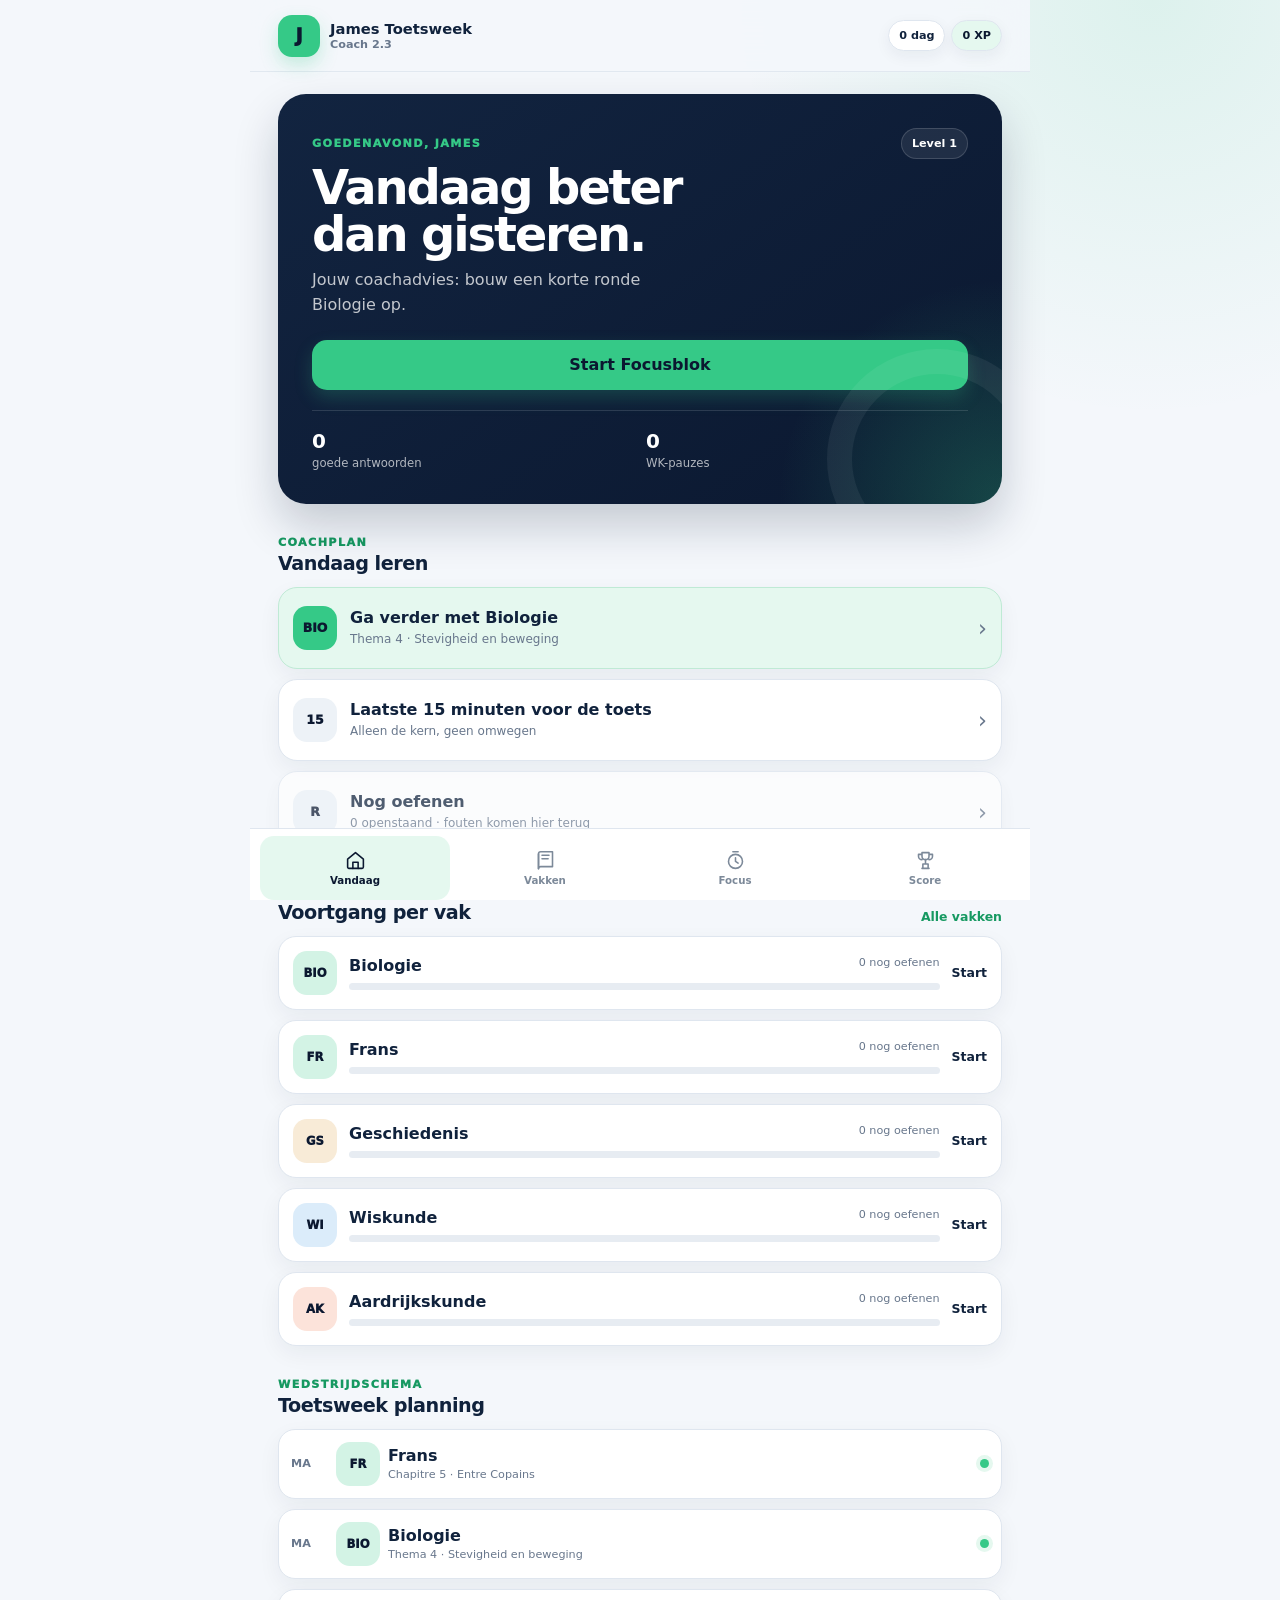
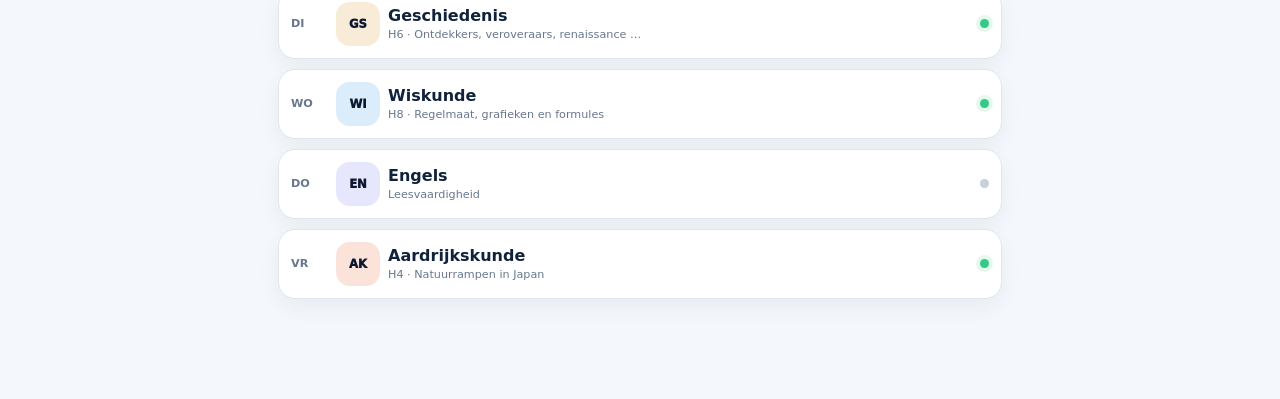
<file: index.html>
<!doctype html>
<html lang="nl">
  <head>
    <meta charset="UTF-8" />
    <meta name="viewport" content="width=device-width, initial-scale=1, viewport-fit=cover" />
    <meta name="description" content="James Toetsweek 2.3: mobiele leercoach voor Biologie, Frans, Geschiedenis, Wiskunde en Aardrijkskunde." />
    <meta name="theme-color" content="#0b1830" />
    <meta name="apple-mobile-web-app-capable" content="yes" />
    <meta name="apple-mobile-web-app-status-bar-style" content="black-translucent" />
    <meta name="apple-mobile-web-app-title" content="James Toetsweek" />
    <title>James Toetsweek 2.3</title>
    <link rel="manifest" href="manifest.json" />
    <link rel="icon" href="icon.svg" type="image/svg+xml" />
    <link rel="apple-touch-icon" href="icon.svg" />
    <link rel="stylesheet" href="styles.css" />
  </head>
  <body>
    <a class="skip-link" href="#main-content">Ga naar de inhoud</a>

    <div class="app-shell">
      <header class="topbar">
        <a class="brand" href="#/home" aria-label="Naar dashboard">
          <span class="brand-mark">J</span>
          <span class="brand-copy">
            <strong>James Toetsweek</strong>
            <small>Coach 2.3</small>
          </span>
        </a>
        <div class="top-stats">
          <span class="streak-pill" title="Leerreeks"><b id="header-streak">1</b> dag</span>
          <a class="xp-pill" href="#/progress"><b id="header-xp">0</b> XP</a>
        </div>
      </header>

      <main id="main-content" tabindex="-1"></main>

      <nav class="bottom-nav" aria-label="Hoofdnavigatie">
        <a href="#/home" data-nav="home">
          <svg viewBox="0 0 24 24" aria-hidden="true"><path d="M3 10.5 12 3l9 7.5v9a1.5 1.5 0 0 1-1.5 1.5h-15A1.5 1.5 0 0 1 3 19.5z"/><path d="M9 21v-7h6v7"/></svg>
          <span>Vandaag</span>
        </a>
        <a href="#/subjects" data-nav="subjects">
          <svg viewBox="0 0 24 24" aria-hidden="true"><path d="M4 4.5A2.5 2.5 0 0 1 6.5 2H20v17H6.5A2.5 2.5 0 0 0 4 21.5z"/><path d="M4 4.5v17M8 6h8M8 10h7"/></svg>
          <span>Vakken</span>
        </a>
        <a href="#/focus" data-nav="focus">
          <svg viewBox="0 0 24 24" aria-hidden="true"><circle cx="12" cy="13" r="8"/><path d="M12 9v4l3 2M9 2h6"/></svg>
          <span>Focus</span>
        </a>
        <a href="#/progress" data-nav="progress">
          <svg viewBox="0 0 24 24" aria-hidden="true"><path d="M8 3h8v4a4 4 0 0 1-8 0zM8 5H4v2a4 4 0 0 0 4 4M16 5h4v2a4 4 0 0 1-4 4"/><path d="M12 11v5M8 21h8M9 16h6v5H9z"/></svg>
          <span>Score</span>
        </a>
      </nav>
    </div>

    <div class="toast" id="toast" role="status" aria-live="polite"></div>
    <div class="celebration" id="celebration" aria-hidden="true"></div>

    <dialog id="install-dialog">
      <div class="dialog-card">
        <span class="kicker">Op je telefoon</span>
        <h2>Installeer James Toetsweek</h2>
        <p id="install-help">Open deze pagina in Chrome of Safari en voeg hem toe aan je beginscherm.</p>
        <div class="dialog-actions">
          <button class="button button-ghost" data-close-dialog>Later</button>
          <button class="button" id="confirm-install" hidden>Installeer app</button>
        </div>
      </div>
    </dialog>

    <dialog id="reset-dialog">
      <div class="dialog-card">
        <span class="kicker">Even checken</span>
        <h2>Alle voortgang wissen?</h2>
        <p>XP, scores, levels, badges en je lijst “Nog oefenen” worden verwijderd.</p>
        <div class="dialog-actions">
          <button class="button button-ghost" data-close-dialog>Annuleren</button>
          <button class="button button-danger" id="confirm-reset">Wis alles</button>
        </div>
      </div>
    </dialog>

    <noscript><p class="noscript">JavaScript is nodig om de leercoach te gebruiken.</p></noscript>
    <script src="data.js"></script>
    <script src="app.js" defer></script>
  </body>
</html>
</file>
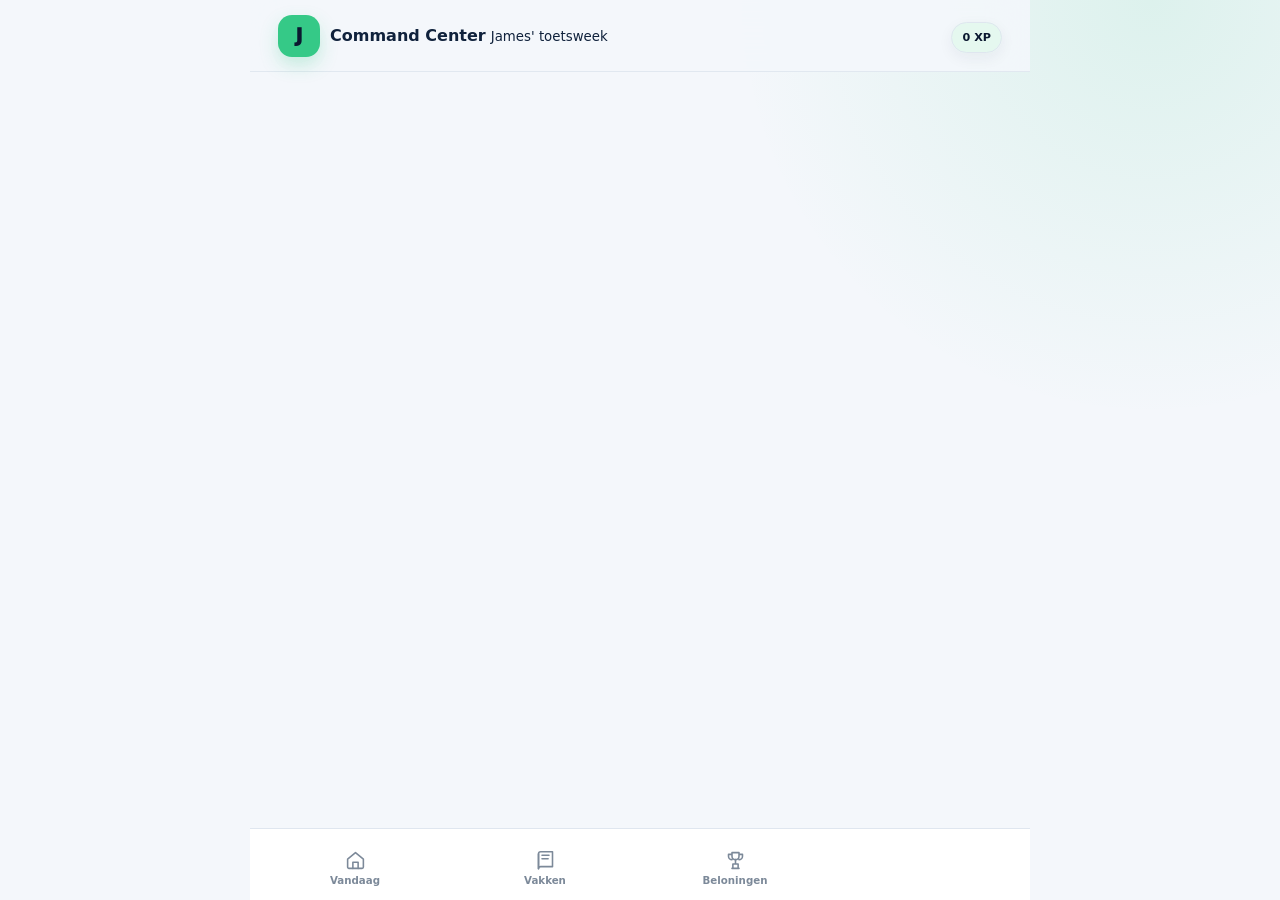
<file: index (1).html>
<!doctype html>
<html lang="nl">
  <head>
    <meta charset="UTF-8" />
    <meta name="viewport" content="width=device-width, initial-scale=1, viewport-fit=cover" />
    <meta
      name="description"
      content="James Toetsweek Command Center: rustig en doelgericht leren voor de toetsweek."
    />
    <meta name="theme-color" content="#173f3a" />
    <title>James Toetsweek Command Center</title>
    <link rel="manifest" href="manifest.webmanifest" />
    <link rel="icon" href="icon.svg" type="image/svg+xml" />
    <link rel="stylesheet" href="styles.css" />
  </head>
  <body>
    <a class="skip-link" href="#main-content">Ga naar de inhoud</a>

    <div class="app-shell">
      <header class="topbar">
        <a class="brand" href="#/home" aria-label="Naar dashboard">
          <span class="brand-mark" aria-hidden="true">J</span>
          <span>
            <strong>Command Center</strong>
            <small>James' toetsweek</small>
          </span>
        </a>
        <div class="topbar-actions">
          <button class="icon-button install-button" id="install-button" type="button" hidden>
            Installeer
          </button>
          <a class="xp-pill" href="#/rewards" aria-label="Bekijk XP en beloningen">
            <span class="xp-dot" aria-hidden="true"></span>
            <strong id="xp-count">0</strong>
            <span>XP</span>
          </a>
        </div>
      </header>

      <main id="main-content" tabindex="-1"></main>

      <nav class="bottom-nav" aria-label="Hoofdnavigatie">
        <a href="#/home" data-nav="home">
          <svg viewBox="0 0 24 24" aria-hidden="true">
            <path d="M3 10.5 12 3l9 7.5v9a1.5 1.5 0 0 1-1.5 1.5h-15A1.5 1.5 0 0 1 3 19.5z" />
            <path d="M9 21v-7h6v7" />
          </svg>
          <span>Vandaag</span>
        </a>
        <a href="#/subjects" data-nav="subjects">
          <svg viewBox="0 0 24 24" aria-hidden="true">
            <path d="M4 4.5A2.5 2.5 0 0 1 6.5 2H20v17H6.5A2.5 2.5 0 0 0 4 21.5z" />
            <path d="M4 4.5v17M8 6h8M8 10h7" />
          </svg>
          <span>Vakken</span>
        </a>
        <a href="#/rewards" data-nav="rewards">
          <svg viewBox="0 0 24 24" aria-hidden="true">
            <path d="M8 3h8v4a4 4 0 0 1-8 0zM8 5H4v2a4 4 0 0 0 4 4M16 5h4v2a4 4 0 0 1-4 4" />
            <path d="M12 11v5M8 21h8M9 16h6v5H9z" />
          </svg>
          <span>Beloningen</span>
        </a>
      </nav>
    </div>

    <div class="toast" id="toast" role="status" aria-live="polite"></div>
    <div class="confetti" id="confetti" aria-hidden="true"></div>

    <dialog id="reset-dialog">
      <form method="dialog" class="dialog-card">
        <span class="eyebrow">Even checken</span>
        <h2>Voortgang opnieuw beginnen?</h2>
        <p>Alle XP, scores, badges en geleerde kaartjes worden van dit apparaat verwijderd.</p>
        <div class="dialog-actions">
          <button class="button button-ghost" value="cancel">Annuleren</button>
          <button class="button button-danger" value="confirm">Wis voortgang</button>
        </div>
      </form>
    </dialog>

    <noscript>
      <p class="noscript">JavaScript is nodig om de leerstanden te gebruiken.</p>
    </noscript>
    <script src="app.js" defer></script>
  </body>
</html>
</file>
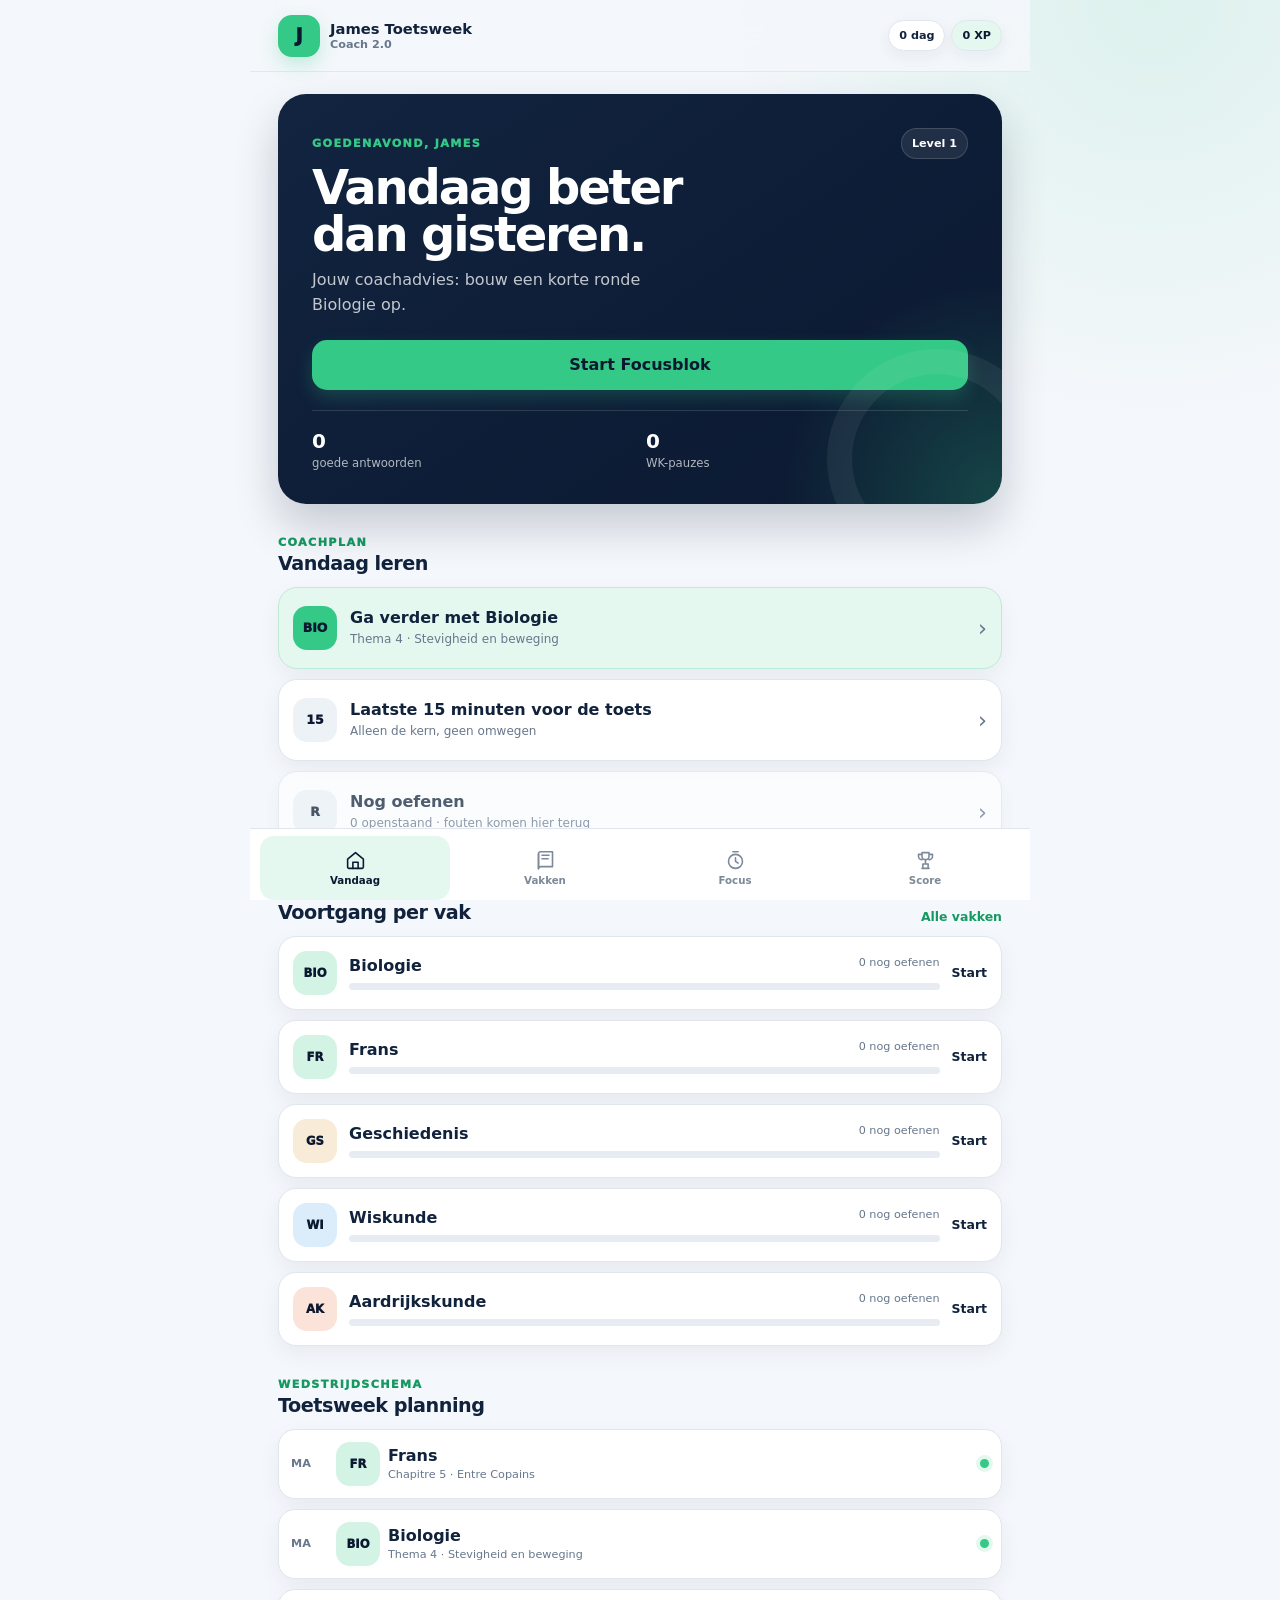
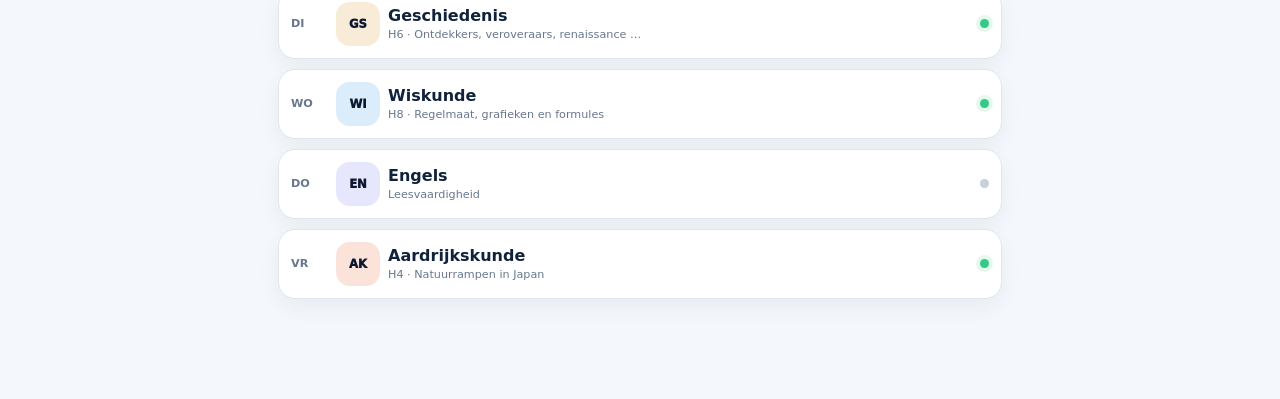
<file: index (4).html>
<!doctype html>
<html lang="nl">
  <head>
    <meta charset="UTF-8" />
    <meta name="viewport" content="width=device-width, initial-scale=1, viewport-fit=cover" />
    <meta name="description" content="James Toetsweek 2.0: jouw mobiele leercoach voor Frans en Biologie." />
    <meta name="theme-color" content="#0b1830" />
    <meta name="apple-mobile-web-app-capable" content="yes" />
    <meta name="apple-mobile-web-app-status-bar-style" content="black-translucent" />
    <meta name="apple-mobile-web-app-title" content="James Toetsweek" />
    <title>James Toetsweek 2.0</title>
    <link rel="manifest" href="manifest.json" />
    <link rel="icon" href="icon.svg" type="image/svg+xml" />
    <link rel="apple-touch-icon" href="icon.svg" />
    <link rel="stylesheet" href="styles.css" />
  </head>
  <body>
    <a class="skip-link" href="#main-content">Ga naar de inhoud</a>

    <div class="app-shell">
      <header class="topbar">
        <a class="brand" href="#/home" aria-label="Naar dashboard">
          <span class="brand-mark">J</span>
          <span class="brand-copy">
            <strong>James Toetsweek</strong>
            <small>Coach 2.0</small>
          </span>
        </a>
        <div class="top-stats">
          <span class="streak-pill" title="Leerreeks"><b id="header-streak">1</b> dag</span>
          <a class="xp-pill" href="#/progress"><b id="header-xp">0</b> XP</a>
        </div>
      </header>

      <main id="main-content" tabindex="-1"></main>

      <nav class="bottom-nav" aria-label="Hoofdnavigatie">
        <a href="#/home" data-nav="home">
          <svg viewBox="0 0 24 24" aria-hidden="true"><path d="M3 10.5 12 3l9 7.5v9a1.5 1.5 0 0 1-1.5 1.5h-15A1.5 1.5 0 0 1 3 19.5z"/><path d="M9 21v-7h6v7"/></svg>
          <span>Vandaag</span>
        </a>
        <a href="#/subjects" data-nav="subjects">
          <svg viewBox="0 0 24 24" aria-hidden="true"><path d="M4 4.5A2.5 2.5 0 0 1 6.5 2H20v17H6.5A2.5 2.5 0 0 0 4 21.5z"/><path d="M4 4.5v17M8 6h8M8 10h7"/></svg>
          <span>Vakken</span>
        </a>
        <a href="#/focus" data-nav="focus">
          <svg viewBox="0 0 24 24" aria-hidden="true"><circle cx="12" cy="13" r="8"/><path d="M12 9v4l3 2M9 2h6"/></svg>
          <span>Focus</span>
        </a>
        <a href="#/progress" data-nav="progress">
          <svg viewBox="0 0 24 24" aria-hidden="true"><path d="M8 3h8v4a4 4 0 0 1-8 0zM8 5H4v2a4 4 0 0 0 4 4M16 5h4v2a4 4 0 0 1-4 4"/><path d="M12 11v5M8 21h8M9 16h6v5H9z"/></svg>
          <span>Score</span>
        </a>
      </nav>
    </div>

    <div class="toast" id="toast" role="status" aria-live="polite"></div>
    <div class="celebration" id="celebration" aria-hidden="true"></div>

    <dialog id="install-dialog">
      <div class="dialog-card">
        <span class="kicker">Op je telefoon</span>
        <h2>Installeer James Toetsweek</h2>
        <p id="install-help">Open deze pagina in Chrome of Safari en voeg hem toe aan je beginscherm.</p>
        <div class="dialog-actions">
          <button class="button button-ghost" data-close-dialog>Later</button>
          <button class="button" id="confirm-install" hidden>Installeer app</button>
        </div>
      </div>
    </dialog>

    <dialog id="reset-dialog">
      <div class="dialog-card">
        <span class="kicker">Even checken</span>
        <h2>Alle voortgang wissen?</h2>
        <p>XP, scores, levels, badges en je lijst “Nog oefenen” worden verwijderd.</p>
        <div class="dialog-actions">
          <button class="button button-ghost" data-close-dialog>Annuleren</button>
          <button class="button button-danger" id="confirm-reset">Wis alles</button>
        </div>
      </div>
    </dialog>

    <noscript><p class="noscript">JavaScript is nodig om de leercoach te gebruiken.</p></noscript>
    <script src="data.js"></script>
    <script src="app.js" defer></script>
  </body>
</html>
</file>
<file: styles.css>
:root {
  --navy: #0b1830;
  --navy-2: #122440;
  --navy-3: #1a3152;
  --ink: #10223c;
  --muted: #68778c;
  --green: #35c987;
  --green-dark: #169961;
  --green-soft: #e5f8ef;
  --paper: #f4f7fb;
  --card: #ffffff;
  --line: #dfe6ef;
  --red: #e85c65;
  --red-soft: #fff0f1;
  --gold: #f0c451;
  --blue: #5da9e9;
  --shadow: 0 16px 38px rgba(15, 34, 61, 0.1);
  --radius: 22px;
  --safe-bottom: env(safe-area-inset-bottom, 0px);
}

* {
  box-sizing: border-box;
}

html {
  scroll-behavior: smooth;
}

body {
  min-width: 320px;
  margin: 0;
  color: var(--ink);
  background:
    radial-gradient(circle at 90% 0%, rgba(53, 201, 135, 0.12), transparent 26rem),
    var(--paper);
  font-family: Inter, ui-sans-serif, "Segoe UI", system-ui, -apple-system, sans-serif;
  -webkit-font-smoothing: antialiased;
}

button,
input {
  font: inherit;
}

button,
a {
  -webkit-tap-highlight-color: transparent;
}

button {
  color: inherit;
}

a {
  color: inherit;
  text-decoration: none;
}

svg {
  fill: none;
  stroke: currentColor;
  stroke-linecap: round;
  stroke-linejoin: round;
  stroke-width: 1.8;
}

code {
  padding: 2px 5px;
  border-radius: 5px;
  background: #e8edf4;
}

.skip-link {
  position: fixed;
  z-index: 100;
  top: 8px;
  left: 8px;
  padding: 10px 14px;
  border-radius: 10px;
  color: white;
  background: var(--navy);
  transform: translateY(-150%);
}

.skip-link:focus {
  transform: translateY(0);
}

.app-shell {
  width: min(100%, 780px);
  min-height: 100vh;
  margin: 0 auto;
}

.topbar {
  position: sticky;
  z-index: 30;
  top: 0;
  display: flex;
  min-height: 72px;
  padding: 12px 18px;
  align-items: center;
  justify-content: space-between;
  border-bottom: 1px solid rgba(223, 230, 239, 0.85);
  background: rgba(244, 247, 251, 0.92);
  backdrop-filter: blur(18px);
}

.brand,
.top-stats {
  display: flex;
  align-items: center;
}

.brand {
  gap: 10px;
}

.brand-mark {
  display: grid;
  width: 42px;
  height: 42px;
  place-items: center;
  border-radius: 14px;
  color: var(--navy);
  background: var(--green);
  font-size: 1.2rem;
  font-weight: 950;
  box-shadow: 0 8px 18px rgba(53, 201, 135, 0.25);
}

.brand-copy strong,
.brand-copy small {
  display: block;
}

.brand-copy strong {
  font-size: 0.92rem;
}

.brand-copy small {
  margin-top: 1px;
  color: var(--muted);
  font-size: 0.7rem;
  font-weight: 700;
}

.top-stats {
  gap: 6px;
}

.streak-pill,
.xp-pill,
.level-chip {
  padding: 8px 10px;
  border: 1px solid var(--line);
  border-radius: 999px;
  background: white;
  box-shadow: 0 5px 15px rgba(15, 34, 61, 0.06);
  font-size: 0.7rem;
  font-weight: 750;
  white-space: nowrap;
}

.xp-pill {
  color: var(--navy);
  background: var(--green-soft);
}

main {
  padding: 22px 18px calc(100px + var(--safe-bottom));
  outline: none;
}

.page {
  animation: page-in 220ms ease-out;
}

@keyframes page-in {
  from {
    opacity: 0;
    transform: translateY(6px);
  }
}

.kicker {
  color: var(--green-dark);
  font-size: 0.7rem;
  font-weight: 950;
  letter-spacing: 0.12em;
  text-transform: uppercase;
}

.page-title {
  margin-bottom: 22px;
}

.page-title h1,
.coach-hero h1,
.subject-hero h1,
.quick-hero h1,
.result-card h1,
.father-result h1 {
  margin: 5px 0 10px;
  font-size: clamp(2rem, 9vw, 3rem);
  line-height: 0.98;
  letter-spacing: -0.045em;
}

.page-title p,
.subject-hero p,
.result-card p,
.father-result p {
  max-width: 54ch;
  margin: 0;
  color: var(--muted);
  line-height: 1.55;
}

.coach-hero {
  position: relative;
  overflow: hidden;
  padding: 25px;
  border-radius: 28px;
  color: white;
  background:
    radial-gradient(circle at 100% 100%, rgba(53, 201, 135, 0.26), transparent 14rem),
    linear-gradient(145deg, var(--navy-2), var(--navy));
  box-shadow: 0 22px 45px rgba(11, 24, 48, 0.2);
}

.coach-hero::after {
  position: absolute;
  right: -45px;
  bottom: -65px;
  width: 170px;
  height: 170px;
  border: 25px solid rgba(255, 255, 255, 0.06);
  border-radius: 50%;
  content: "";
}

.hero-topline,
.session-header,
.question-meta,
.father-topbar,
.section-heading {
  display: flex;
  align-items: center;
  justify-content: space-between;
}

.coach-hero .kicker {
  color: var(--green);
}

.coach-hero h1 {
  position: relative;
  z-index: 1;
  max-width: 12ch;
}

.coach-hero p {
  position: relative;
  z-index: 1;
  max-width: 38ch;
  margin: 0 0 22px;
  color: rgba(255, 255, 255, 0.75);
  line-height: 1.55;
}

.level-chip {
  border-color: rgba(255, 255, 255, 0.15);
  color: white;
  background: rgba(255, 255, 255, 0.08);
  box-shadow: none;
}

.hero-score {
  position: relative;
  z-index: 1;
  display: grid;
  grid-template-columns: repeat(2, 1fr);
  gap: 12px;
  margin-top: 20px;
  padding-top: 18px;
  border-top: 1px solid rgba(255, 255, 255, 0.13);
}

.hero-score span {
  color: rgba(255, 255, 255, 0.68);
  font-size: 0.73rem;
}

.hero-score b {
  display: block;
  margin-bottom: 3px;
  color: white;
  font-size: 1.25rem;
}

.section {
  margin-top: 27px;
}

.section-heading {
  gap: 12px;
  margin-bottom: 12px;
  align-items: end;
}

.section-heading h2 {
  margin: 2px 0 0;
  font-size: 1.2rem;
  letter-spacing: -0.025em;
}

.section-heading > a,
.section-heading > span {
  color: var(--green-dark);
  font-size: 0.78rem;
  font-weight: 850;
}

.button {
  display: inline-flex;
  min-height: 50px;
  padding: 0 18px;
  align-items: center;
  justify-content: center;
  border: 0;
  border-radius: 15px;
  color: white;
  background: var(--navy);
  cursor: pointer;
  font-weight: 900;
  box-shadow: 0 8px 18px rgba(11, 24, 48, 0.15);
}

.button:disabled {
  cursor: not-allowed;
  opacity: 0.45;
}

.button-lime,
.button-correct {
  color: var(--navy);
  background: var(--green);
  box-shadow: 0 8px 18px rgba(53, 201, 135, 0.22);
}

.button-ghost {
  border: 1px solid var(--line);
  color: var(--ink);
  background: white;
  box-shadow: none;
}

.button-dark-ghost {
  border: 1px solid rgba(255, 255, 255, 0.22);
  color: white;
  background: transparent;
  box-shadow: none;
}

.button-wrong {
  color: #a32b35;
  background: var(--red-soft);
  box-shadow: none;
}

.button-dark-wrong {
  color: white;
  background: #9b3340;
}

.button-danger {
  background: var(--red);
}

.button-wide {
  width: 100%;
}

.button-stack {
  display: grid;
  gap: 10px;
}

.today-grid,
.progress-list,
.schedule,
.topic-list,
.quick-topics,
.focus-tips {
  display: grid;
  gap: 10px;
}

.action-card,
.subject-progress,
.schedule-row {
  display: grid;
  align-items: center;
  border: 1px solid var(--line);
  background: var(--card);
  box-shadow: 0 8px 22px rgba(15, 34, 61, 0.055);
}

.action-card {
  grid-template-columns: auto 1fr auto;
  gap: 13px;
  min-height: 82px;
  padding: 14px;
  border-radius: 19px;
}

.action-card-primary {
  border-color: #bfead5;
  background: var(--green-soft);
}

.action-card.muted {
  opacity: 0.72;
}

.card-icon,
.mode-icon {
  display: grid;
  width: 44px;
  height: 44px;
  place-items: center;
  border-radius: 14px;
  color: var(--navy);
  background: #edf2f7;
  font-size: 0.78rem;
  font-weight: 950;
}

.action-card-primary .card-icon {
  background: var(--green);
}

.action-card b,
.action-card small {
  display: block;
}

.action-card small {
  margin-top: 4px;
  color: var(--muted);
  font-size: 0.75rem;
  line-height: 1.4;
}

.chevron {
  color: var(--muted);
  font-size: 1.4rem;
}

.subject-progress {
  grid-template-columns: auto 1fr auto;
  gap: 12px;
  padding: 14px;
  border-radius: 18px;
}

.subject-badge {
  display: grid;
  width: 44px;
  height: 44px;
  place-items: center;
  border-radius: 14px;
  color: var(--navy);
  background: color-mix(in srgb, var(--accent) 22%, white);
  font-size: 0.73rem;
  font-weight: 950;
}

.subject-badge.large {
  width: 64px;
  height: 64px;
  border-radius: 20px;
  font-size: 0.9rem;
}

.progress-copy > span:first-child {
  display: flex;
  justify-content: space-between;
  margin-bottom: 8px;
}

.progress-copy small {
  color: var(--muted);
  font-size: 0.7rem;
}

.track {
  display: block;
  overflow: hidden;
  height: 7px;
  border-radius: 999px;
  background: #e7ecf2;
}

.track i {
  display: block;
  height: 100%;
  border-radius: inherit;
  background: var(--accent, var(--green));
  transition: width 180ms ease;
}

.progress-value {
  font-size: 0.78rem;
  font-weight: 900;
}

.schedule-row {
  grid-template-columns: 35px 42px 1fr auto;
  gap: 10px;
  padding: 12px;
  border-radius: 17px;
}

.schedule-day {
  color: var(--muted);
  font-size: 0.7rem;
  font-weight: 900;
}

.schedule-row b,
.schedule-row small {
  display: block;
}

.schedule-row small {
  max-width: 36ch;
  margin-top: 3px;
  overflow: hidden;
  color: var(--muted);
  font-size: 0.7rem;
  text-overflow: ellipsis;
  white-space: nowrap;
}

.status-dot {
  width: 9px;
  height: 9px;
  border-radius: 50%;
  background: #c7d0dc;
}

.status-dot.ready {
  background: var(--green);
  box-shadow: 0 0 0 4px var(--green-soft);
}

.subject-grid,
.mode-grid,
.stats-grid,
.badge-grid {
  display: grid;
  grid-template-columns: repeat(2, minmax(0, 1fr));
  gap: 11px;
}

.subject-tile {
  position: relative;
  min-height: 190px;
  padding: 17px;
  border: 1px solid var(--line);
  border-radius: 22px;
  background: white;
  box-shadow: 0 9px 24px rgba(15, 34, 61, 0.06);
}

.subject-tile.coming {
  background: #f9fafc;
}

.tile-status {
  position: absolute;
  top: 18px;
  right: 16px;
  color: var(--muted);
  font-size: 0.65rem;
  font-weight: 800;
}

.subject-tile h2 {
  margin: 18px 0 5px;
  font-size: 1.15rem;
}

.subject-tile p {
  min-height: 38px;
  margin: 0;
  color: var(--muted);
  font-size: 0.75rem;
  line-height: 1.4;
}

.tile-score {
  display: block;
  margin-top: 16px;
  color: var(--green-dark);
  font-size: 0.7rem;
  font-weight: 850;
}

.back-link {
  display: inline-flex;
  margin-bottom: 17px;
  color: var(--navy-3);
  font-size: 0.78rem;
  font-weight: 850;
}

.back-link.light {
  color: rgba(255, 255, 255, 0.78);
}

.subject-hero {
  display: grid;
  grid-template-columns: auto 1fr auto;
  gap: 15px;
  align-items: center;
  padding: 22px;
  border: 1px solid var(--line);
  border-radius: 26px;
  background:
    linear-gradient(135deg, color-mix(in srgb, var(--accent) 15%, white), white);
  box-shadow: var(--shadow);
}

.subject-hero h1 {
  font-size: 2rem;
}

.accuracy-ring,
.score-ring {
  display: grid;
  place-items: center;
  border-radius: 50%;
  text-align: center;
}

.accuracy-ring {
  width: 64px;
  height: 64px;
  border: 7px solid var(--green-soft);
  background: white;
}

.accuracy-ring b,
.accuracy-ring small,
.score-ring b,
.score-ring small {
  display: block;
}

.accuracy-ring b {
  font-size: 0.83rem;
}

.accuracy-ring small {
  color: var(--muted);
  font-size: 0.55rem;
}

.mode-card {
  min-height: 150px;
  padding: 16px;
  border: 1px solid var(--line);
  border-radius: 20px;
  background: white;
  box-shadow: 0 8px 22px rgba(15, 34, 61, 0.055);
}

.mode-card .mode-icon {
  margin-bottom: 22px;
  background: var(--green-soft);
}

.mode-card b,
.mode-card small {
  display: block;
}

.mode-card small {
  margin-top: 5px;
  color: var(--muted);
  font-size: 0.72rem;
  line-height: 1.35;
}

.mode-card.dark {
  color: white;
  background: var(--navy);
}

.mode-card.dark small {
  color: rgba(255, 255, 255, 0.65);
}

.mode-card.quick {
  border-color: #bce9d3;
  background: var(--green-soft);
}

.mode-card.review.muted {
  opacity: 0.6;
}

.topic-card {
  overflow: hidden;
  border: 1px solid var(--line);
  border-radius: 18px;
  background: white;
}

.topic-card summary {
  display: grid;
  grid-template-columns: 35px 1fr auto;
  gap: 9px;
  min-height: 62px;
  padding: 14px 16px;
  align-items: center;
  cursor: pointer;
  list-style: none;
}

.topic-card summary::-webkit-details-marker {
  display: none;
}

.topic-card summary span {
  color: var(--green-dark);
  font-size: 0.7rem;
  font-weight: 950;
}

.topic-card summary i {
  font-style: normal;
  font-size: 1.2rem;
  transition: transform 150ms ease;
}

.topic-card[open] summary i {
  transform: rotate(45deg);
}

.topic-content {
  padding: 0 17px 17px 60px;
}

.topic-content p {
  margin: 0 0 11px;
  color: var(--muted);
  line-height: 1.5;
}

.topic-content ul,
.quick-topic ul {
  margin: 0;
  padding: 0;
  list-style: none;
}

.topic-content li,
.quick-topic li {
  position: relative;
  margin-top: 8px;
  padding-left: 16px;
  color: var(--muted);
  font-size: 0.86rem;
  line-height: 1.45;
}

.topic-content li::before,
.quick-topic li::before {
  position: absolute;
  top: 7px;
  left: 0;
  width: 6px;
  height: 6px;
  border-radius: 50%;
  background: var(--green);
  content: "";
}

.coach-note,
.settings-card {
  padding: 20px;
  border: 1px solid var(--line);
  border-radius: 20px;
  background: white;
}

.coach-note p,
.settings-card p {
  color: var(--muted);
  line-height: 1.5;
}

.study-tips,
.history-timeline,
.source-list,
.formula-grid,
.glossary-grid {
  display: grid;
  gap: 10px;
}

.formula-grid {
  grid-template-columns: repeat(2, minmax(0, 1fr));
}

.formula-card {
  display: flex;
  min-height: 160px;
  padding: 17px;
  flex-direction: column;
  border: 1px solid var(--line);
  border-radius: 18px;
  background: linear-gradient(145deg, white, #eef7ff);
}

.formula-card b {
  font-size: 0.84rem;
}

.formula-card code {
  display: block;
  margin: 14px 0 12px;
  padding: 10px;
  border-left: 4px solid var(--accent, var(--blue));
  border-radius: 8px;
  color: var(--navy);
  background: white;
  font-size: 0.78rem;
  font-weight: 850;
  line-height: 1.45;
}

.formula-card p {
  margin: auto 0 0;
  color: var(--muted);
  font-size: 0.76rem;
  line-height: 1.45;
}

.study-tip {
  display: grid;
  grid-template-columns: 38px 1fr;
  gap: 12px;
  padding: 16px;
  align-items: start;
  border: 1px solid var(--line);
  border-radius: 18px;
  background: linear-gradient(135deg, white, var(--green-soft));
}

.study-tip span {
  display: grid;
  width: 38px;
  height: 38px;
  place-items: center;
  border-radius: 12px;
  color: white;
  background: var(--navy);
  font-size: 0.72rem;
  font-weight: 950;
}

.study-tip p {
  margin: 2px 0 0;
  color: var(--muted);
  line-height: 1.5;
}

.history-timeline {
  position: relative;
}

.history-timeline::before {
  position: absolute;
  top: 20px;
  bottom: 20px;
  left: 56px;
  width: 2px;
  background: var(--line);
  content: "";
}

.timeline-item {
  position: relative;
  display: grid;
  grid-template-columns: 48px 1fr;
  gap: 20px;
  min-height: 78px;
  padding: 15px 16px;
  border: 1px solid var(--line);
  border-radius: 18px;
  background: white;
}

.timeline-item::before {
  position: absolute;
  top: 24px;
  left: 51px;
  width: 12px;
  height: 12px;
  border: 3px solid white;
  border-radius: 50%;
  background: var(--accent, var(--green));
  box-shadow: 0 0 0 1px var(--line);
  content: "";
}

.timeline-item time {
  padding-top: 2px;
  color: var(--green-dark);
  font-size: 0.75rem;
  font-weight: 950;
}

.timeline-item div {
  padding-left: 5px;
}

.timeline-item p {
  margin: 5px 0 0;
  color: var(--muted);
  font-size: 0.82rem;
  line-height: 1.45;
}

.source-section {
  padding-bottom: 6px;
}

.source-list a {
  display: flex;
  min-height: 58px;
  padding: 13px 15px;
  align-items: center;
  justify-content: space-between;
  gap: 12px;
  border: 1px solid var(--line);
  border-radius: 16px;
  background: white;
}

.source-list b {
  font-size: 0.84rem;
}

.source-list span {
  flex: 0 0 auto;
  color: var(--green-dark);
  font-size: 0.72rem;
  font-weight: 900;
}

.glossary-grid {
  grid-template-columns: repeat(2, minmax(0, 1fr));
}

.glossary-card {
  overflow: hidden;
  border: 1px solid var(--line);
  border-radius: 16px;
  background: white;
}

.glossary-card summary {
  display: flex;
  min-height: 54px;
  padding: 13px 15px;
  align-items: center;
  justify-content: space-between;
  gap: 10px;
  cursor: pointer;
  list-style: none;
}

.glossary-card summary::-webkit-details-marker {
  display: none;
}

.glossary-card summary b {
  font-size: 0.82rem;
}

.glossary-card summary i {
  color: var(--accent, var(--green-dark));
  font-style: normal;
  font-weight: 900;
  transition: transform 150ms ease;
}

.glossary-card[open] summary i {
  transform: rotate(45deg);
}

.glossary-card p {
  margin: 0;
  padding: 0 15px 15px;
  color: var(--muted);
  font-size: 0.78rem;
  line-height: 1.45;
}

.session-page {
  max-width: 620px;
  margin: 0 auto;
}

.session-header {
  margin-bottom: 10px;
  color: var(--muted);
  font-size: 0.75rem;
  font-weight: 800;
}

.session-header .back-link {
  margin: 0;
}

.session-track {
  margin-bottom: 16px;
}

.card-meta {
  display: flex;
  justify-content: space-between;
  margin-bottom: 9px;
  color: var(--muted);
  font-size: 0.66rem;
}

.difficulty {
  display: inline-flex;
  min-height: 25px;
  padding: 0 9px;
  align-items: center;
  border-radius: 999px;
  font-size: 0.65rem;
  font-weight: 900;
  text-transform: uppercase;
}

.difficulty.easy {
  color: #117248;
  background: #e5f8ef;
}

.difficulty.medium {
  color: #8a6510;
  background: #fff5d8;
}

.difficulty.hard {
  color: #9d3038;
  background: #fff0f1;
}

.flash-stage {
  display: flex;
  min-height: 390px;
  padding: 28px;
  flex-direction: column;
  align-items: center;
  justify-content: center;
  border: 1px solid var(--line);
  border-radius: 28px;
  background:
    radial-gradient(circle at 100% 100%, color-mix(in srgb, var(--accent) 12%, white), transparent 16rem),
    white;
  box-shadow: var(--shadow);
  touch-action: pan-y;
  text-align: center;
}

.flash-stage h1 {
  max-width: 17ch;
  margin: 18px auto 28px;
  font-size: clamp(1.75rem, 8vw, 2.5rem);
  line-height: 1.12;
  letter-spacing: -0.035em;
}

.flash-answer {
  width: 100%;
  padding: 20px;
  border-radius: 18px;
  background: var(--green-soft);
}

.flash-answer span,
.flash-answer b {
  display: block;
}

.flash-answer span {
  margin-bottom: 7px;
  color: var(--green-dark);
  font-size: 0.68rem;
  font-weight: 900;
  text-transform: uppercase;
}

.flash-answer b {
  font-size: 1.25rem;
  line-height: 1.35;
}

.rating-row,
.previous-next,
.timer-actions,
.dialog-actions {
  display: grid;
  grid-template-columns: repeat(2, minmax(0, 1fr));
  gap: 10px;
  margin-top: 12px;
}

.question-card {
  padding: 22px;
  border: 1px solid var(--line);
  border-radius: 27px;
  background: white;
  box-shadow: var(--shadow);
}

.question-meta {
  color: var(--muted);
  font-size: 0.7rem;
}

.question-card h1 {
  margin: 22px 0;
  font-size: clamp(1.4rem, 6vw, 2rem);
  line-height: 1.2;
  letter-spacing: -0.03em;
}

.answer-list {
  display: grid;
  gap: 9px;
}

.answer-option {
  display: grid;
  grid-template-columns: 36px 1fr;
  gap: 10px;
  min-height: 57px;
  padding: 10px 14px;
  align-items: center;
  border: 1px solid var(--line);
  border-radius: 15px;
  background: #fbfcfe;
  cursor: pointer;
  text-align: left;
}

.answer-option span {
  display: grid;
  width: 32px;
  height: 32px;
  place-items: center;
  border-radius: 10px;
  background: #edf2f7;
  font-size: 0.72rem;
  font-weight: 950;
}

.answer-option.correct {
  border-color: #7cdaad;
  background: var(--green-soft);
}

.answer-option.wrong {
  border-color: #eda0a6;
  background: var(--red-soft);
}

.open-answer-form {
  display: grid;
  gap: 9px;
}

.open-answer-form label {
  color: var(--muted);
  font-size: 0.75rem;
  font-weight: 800;
}

.open-answer-form input {
  width: 100%;
  min-height: 56px;
  padding: 0 15px;
  border: 1px solid var(--line);
  border-radius: 15px;
  color: var(--ink);
  background: #fbfcfe;
  outline: none;
}

.open-answer-form input:focus {
  border-color: var(--green);
  box-shadow: 0 0 0 4px rgba(53, 201, 135, 0.14);
}

.submitted-answer {
  padding: 17px;
  border-radius: 15px;
  background: #f0f3f7;
}

.submitted-answer span,
.submitted-answer b {
  display: block;
}

.submitted-answer span {
  margin-bottom: 4px;
  color: var(--muted);
  font-size: 0.68rem;
  font-weight: 850;
}

.feedback {
  margin-top: 14px;
  padding: 15px;
  border-radius: 15px;
}

.feedback.correct {
  background: var(--green-soft);
}

.feedback.wrong {
  background: var(--red-soft);
}

.feedback b,
.feedback span {
  display: block;
}

.feedback span {
  margin-top: 5px;
  font-size: 0.85rem;
}

.feedback p {
  margin: 8px 0 0;
  color: var(--muted);
  font-size: 0.84rem;
  line-height: 1.45;
}

.session-page > .button-wide {
  margin-top: 12px;
}

.result-card {
  padding: 28px 22px;
  border: 1px solid var(--line);
  border-radius: 28px;
  background: white;
  box-shadow: var(--shadow);
  text-align: center;
}

.result-mark {
  display: grid;
  width: 88px;
  height: 88px;
  margin: 0 auto 18px;
  place-items: center;
  border: 9px solid #eaf0f5;
  border-radius: 50%;
  color: var(--navy);
  background: var(--green);
  font-size: 1.5rem;
  font-weight: 950;
}

.score-ring {
  width: 132px;
  height: 132px;
  margin: 0 auto 20px;
  border: 12px solid #f6d4d7;
  color: #a12f38;
  background: var(--red-soft);
}

.score-ring.ready {
  border-color: #bfead5;
  color: #126b47;
  background: var(--green-soft);
}

.score-ring b {
  font-size: 1.8rem;
}

.score-ring small {
  margin-top: 2px;
  font-size: 0.7rem;
  font-weight: 850;
  text-transform: uppercase;
}

.result-stats {
  display: grid;
  grid-template-columns: repeat(2, 1fr);
  gap: 10px;
  margin: 20px 0;
}

.result-stats span {
  padding: 14px;
  border-radius: 14px;
  color: var(--muted);
  background: #f2f5f8;
  font-size: 0.72rem;
}

.result-stats b {
  display: block;
  margin-bottom: 2px;
  color: var(--ink);
  font-size: 1.2rem;
}

.father-page {
  min-height: calc(100vh - 194px);
  margin: -22px -18px calc(-100px - var(--safe-bottom));
  padding: 22px 18px calc(100px + var(--safe-bottom));
  color: white;
  background:
    radial-gradient(circle at 100% 10%, rgba(53, 201, 135, 0.15), transparent 18rem),
    var(--navy);
}

.father-topbar {
  color: rgba(255, 255, 255, 0.64);
  font-size: 0.72rem;
}

.father-topbar .back-link {
  margin: 0;
}

.father-progress {
  margin: 18px 0 10px;
  color: var(--green);
  font-size: 0.75rem;
  font-weight: 900;
}

.father-question {
  display: flex;
  min-height: 430px;
  padding: 28px;
  flex-direction: column;
  align-items: center;
  justify-content: center;
  border: 1px solid rgba(255, 255, 255, 0.12);
  border-radius: 28px;
  background: rgba(255, 255, 255, 0.05);
  text-align: center;
}

.father-question .kicker,
.father-result .kicker {
  color: var(--green);
}

.father-question h1 {
  max-width: 17ch;
  margin: 20px auto 28px;
  font-size: clamp(1.8rem, 8vw, 2.6rem);
  line-height: 1.12;
  letter-spacing: -0.035em;
}

.father-answer {
  width: 100%;
  padding: 20px;
  border-radius: 18px;
  color: var(--navy);
  background: white;
}

.father-answer span,
.father-answer b {
  display: block;
}

.father-answer span {
  color: var(--green-dark);
  font-size: 0.68rem;
  font-weight: 900;
  text-transform: uppercase;
}

.father-answer b {
  margin-top: 7px;
  font-size: 1.2rem;
}

.father-answer p {
  margin: 9px 0 0;
  color: var(--muted);
  font-size: 0.82rem;
  line-height: 1.45;
}

.father-result {
  max-width: 500px;
  margin: 8vh auto 0;
  text-align: center;
}

.father-result p {
  color: rgba(255, 255, 255, 0.65);
}

.father-result .button-stack {
  margin-top: 25px;
}

.quick-hero {
  padding: 24px;
  border-radius: 27px;
  color: white;
  background: var(--navy);
  text-align: center;
}

.quick-hero .kicker {
  color: var(--green);
}

.quick-hero h1 {
  max-width: 15ch;
  margin-right: auto;
  margin-left: auto;
  font-size: 2.3rem;
}

.quick-clock {
  margin: 22px 0 14px;
  color: var(--green);
  font-size: 3rem;
  font-weight: 950;
  letter-spacing: -0.04em;
}

.quick-topic {
  padding: 18px;
  border: 1px solid var(--line);
  border-left: 5px solid var(--accent, var(--green));
  border-radius: 18px;
  background: white;
}

.quick-topic h3 {
  margin: 0 0 7px;
}

.quick-topic p {
  margin: 0 0 10px;
  color: var(--muted);
  line-height: 1.45;
}

.focus-page {
  max-width: 620px;
  margin: 0 auto;
}

.timer-card {
  padding: 28px 20px;
  border-radius: 28px;
  color: white;
  background: var(--navy);
  box-shadow: 0 22px 45px rgba(11, 24, 48, 0.18);
}

.timer-card.break {
  background: #14563c;
}

.timer-ring {
  --timer-progress: 0deg;
  display: grid;
  width: min(68vw, 270px);
  aspect-ratio: 1;
  margin: 0 auto 25px;
  place-items: center;
  border-radius: 50%;
  background: conic-gradient(var(--green) var(--timer-progress), rgba(255, 255, 255, 0.1) 0);
}

.timer-ring::before {
  position: absolute;
  width: min(calc(68vw - 22px), 248px);
  aspect-ratio: 1;
  border-radius: 50%;
  background: var(--navy);
  content: "";
}

.timer-card.break .timer-ring::before {
  background: #14563c;
}

.timer-ring > div {
  position: relative;
  z-index: 1;
  text-align: center;
}

.timer-ring span,
.timer-ring small {
  display: block;
}

.timer-ring span {
  font-size: clamp(2.7rem, 13vw, 4.3rem);
  font-weight: 950;
  letter-spacing: -0.06em;
}

.timer-ring small {
  margin-top: 4px;
  color: var(--green);
  font-size: 0.7rem;
  font-weight: 900;
  letter-spacing: 0.2em;
}

.focus-tips span {
  display: grid;
  grid-template-columns: 36px 1fr;
  gap: 10px;
  align-items: center;
  color: var(--muted);
  font-size: 0.86rem;
}

.focus-tips b {
  display: grid;
  width: 32px;
  height: 32px;
  place-items: center;
  border-radius: 10px;
  color: var(--navy);
  background: var(--green-soft);
}

.level-panel {
  display: grid;
  grid-template-columns: 1fr auto;
  gap: 18px;
  padding: 22px;
  border-radius: 25px;
  color: white;
  background: var(--navy);
}

.level-panel h2 {
  margin: 4px 0;
  font-size: 1.7rem;
}

.level-panel p {
  margin: 0;
  color: rgba(255, 255, 255, 0.65);
  font-size: 0.75rem;
}

.level-panel .track {
  grid-column: 1 / -1;
  background: rgba(255, 255, 255, 0.12);
}

.level-panel .track i {
  background: var(--green);
}

.level-number {
  display: grid;
  width: 62px;
  height: 62px;
  place-items: center;
  border: 6px solid rgba(255, 255, 255, 0.12);
  border-radius: 50%;
  color: var(--navy);
  background: var(--green);
  font-size: 1.4rem;
  font-weight: 950;
}

.stats-grid article {
  min-height: 105px;
  padding: 17px;
  border: 1px solid var(--line);
  border-radius: 18px;
  background: white;
}

.stats-grid b,
.stats-grid span {
  display: block;
}

.stats-grid b {
  font-size: 1.6rem;
}

.stats-grid span {
  margin-top: 5px;
  color: var(--muted);
  font-size: 0.72rem;
  line-height: 1.3;
}

.badge-card {
  min-height: 155px;
  padding: 17px;
  border: 1px solid var(--line);
  border-radius: 19px;
  background: white;
}

.badge-card > span {
  display: grid;
  width: 44px;
  height: 44px;
  margin-bottom: 17px;
  place-items: center;
  border-radius: 50%;
  color: var(--navy);
  background: var(--green);
  font-size: 0.7rem;
  font-weight: 950;
}

.badge-card b,
.badge-card small {
  display: block;
}

.badge-card small {
  margin-top: 5px;
  color: var(--muted);
  font-size: 0.7rem;
  line-height: 1.35;
}

.badge-card.locked {
  filter: grayscale(1);
  opacity: 0.48;
}

.settings-card h2 {
  margin: 0;
}

.settings-card .button {
  margin: 8px 0 15px;
}

.text-button {
  border: 0;
  background: none;
  cursor: pointer;
  font-size: 0.76rem;
  font-weight: 800;
}

.text-button.danger {
  display: block;
  color: var(--red);
}

.bottom-nav {
  position: fixed;
  z-index: 40;
  right: 0;
  bottom: 0;
  left: 0;
  display: grid;
  grid-template-columns: repeat(4, 1fr);
  width: min(100%, 780px);
  min-height: calc(72px + var(--safe-bottom));
  margin: 0 auto;
  padding: 7px 10px var(--safe-bottom);
  border-top: 1px solid var(--line);
  background: rgba(255, 255, 255, 0.95);
  backdrop-filter: blur(20px);
}

.bottom-nav a {
  display: flex;
  flex-direction: column;
  gap: 3px;
  align-items: center;
  justify-content: center;
  border-radius: 14px;
  color: #7c8999;
  font-size: 0.64rem;
  font-weight: 800;
}

.bottom-nav a.active {
  color: var(--navy);
  background: var(--green-soft);
}

.bottom-nav svg {
  width: 21px;
  height: 21px;
}

.toast {
  position: fixed;
  z-index: 90;
  right: 16px;
  bottom: calc(90px + var(--safe-bottom));
  left: 16px;
  max-width: 430px;
  margin: 0 auto;
  padding: 14px 16px;
  border-left: 5px solid var(--green);
  border-radius: 14px;
  color: white;
  background: var(--navy);
  box-shadow: var(--shadow);
  opacity: 0;
  pointer-events: none;
  transform: translateY(15px);
  transition: 170ms ease;
}

.toast.show {
  opacity: 1;
  transform: translateY(0);
}

.celebration {
  position: fixed;
  z-index: 100;
  inset: 0;
  overflow: hidden;
  pointer-events: none;
}

.celebration i {
  position: absolute;
  top: -20px;
  width: 8px;
  height: 15px;
  border-radius: 2px;
  animation: celebrate 1.5s ease-in forwards;
}

@keyframes celebrate {
  to {
    transform: translate(var(--drift), 105vh) rotate(640deg);
  }
}

dialog {
  width: min(calc(100% - 32px), 440px);
  padding: 0;
  border: 0;
  border-radius: 24px;
  box-shadow: 0 30px 80px rgba(0, 0, 0, 0.3);
}

dialog::backdrop {
  background: rgba(6, 16, 32, 0.68);
  backdrop-filter: blur(4px);
}

.dialog-card {
  padding: 24px;
}

.dialog-card h2 {
  margin: 5px 0 9px;
}

.dialog-card p {
  margin: 0;
  color: var(--muted);
  line-height: 1.5;
}

.dialog-actions {
  margin-top: 20px;
}

.noscript {
  padding: 20px;
  color: white;
  background: var(--red);
  text-align: center;
}

:focus-visible {
  outline: 3px solid rgba(93, 169, 233, 0.8);
  outline-offset: 3px;
}

@media (min-width: 640px) {
  main,
  .topbar {
    padding-right: 28px;
    padding-left: 28px;
  }

  .coach-hero {
    padding: 34px;
  }

  .father-page {
    margin-right: -28px;
    margin-left: -28px;
    padding-right: 28px;
    padding-left: 28px;
  }
}

@media (max-width: 390px) {
  .brand-copy strong {
    font-size: 0.82rem;
  }

  .brand-copy small,
  .streak-pill {
    display: none;
  }

  .subject-hero {
    grid-template-columns: auto 1fr;
  }

  .accuracy-ring {
    display: none;
  }

  .mode-card {
    min-height: 142px;
  }

  .topic-content {
    padding-left: 17px;
  }

  .formula-grid {
    grid-template-columns: 1fr;
  }

  .formula-card {
    min-height: 0;
  }

  .glossary-grid {
    grid-template-columns: 1fr;
  }
}

@media (prefers-reduced-motion: reduce) {
  *,
  *::before,
  *::after {
    scroll-behavior: auto !important;
    animation-duration: 0.01ms !important;
    animation-iteration-count: 1 !important;
    transition-duration: 0.01ms !important;
  }
}
</file>
